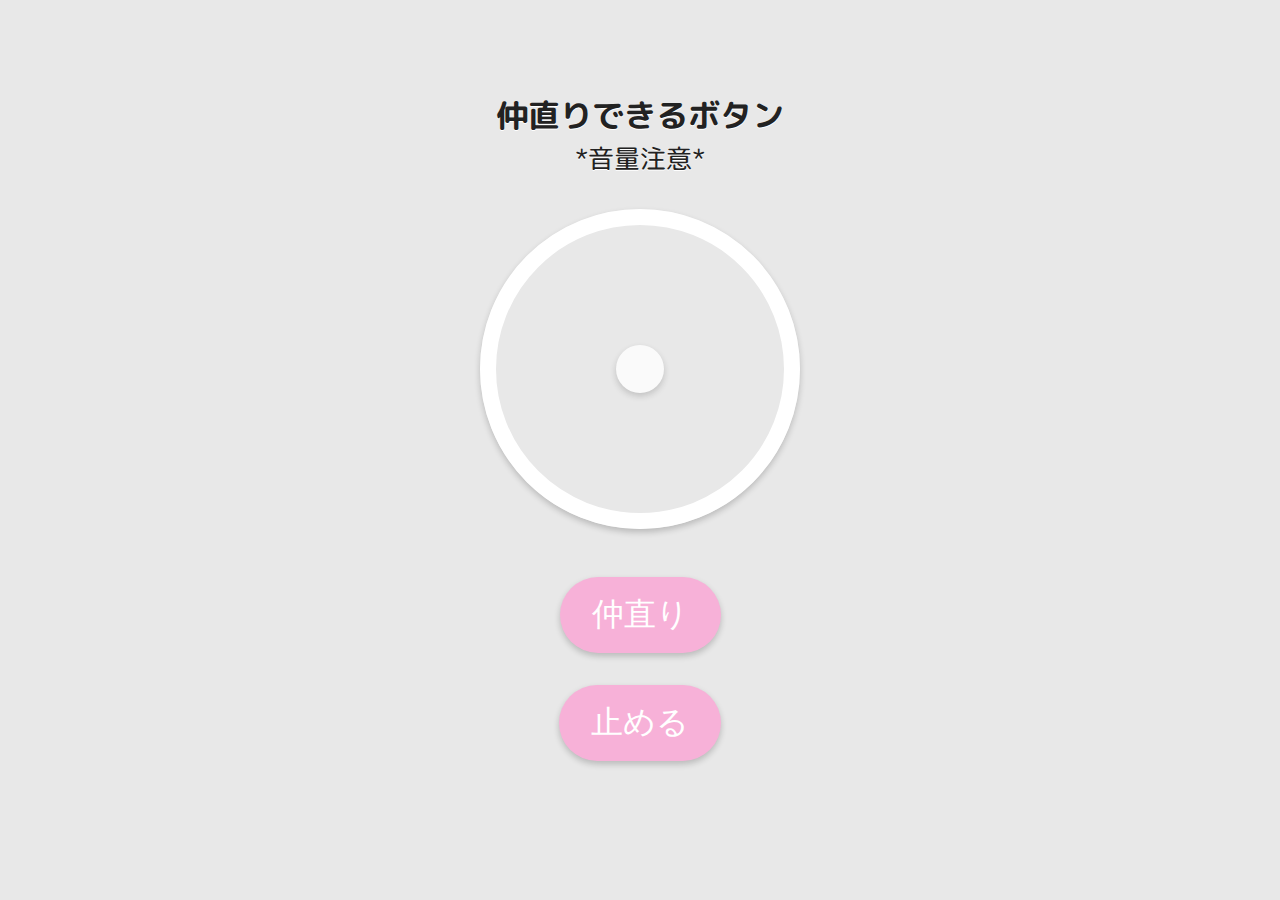
<file: audio/audio.html>
<!DOCTYPE html>
<html>
  <head>
    <meta charset="UTF-8">
    <meta name="viewport" content="width=device-width, initial-scale=1.0">
    <title>ケンカはやめて!</title>
    <link rel="stylesheet" href="./css/style.css">
  </head>
  <body>
    <div class="container">
      <div class="header">
        <!--<img src="./logo.png" alt="ももクロスタイル！">-->
        <h1>仲直りできるボタン</h1>
      </div>
      <div class="text-label">*音量注意*</div>
      <div class="image-area"></div>
      <div class="audio-controls">
        <button class="play-button">仲直り</button>
        <button class="stop-button">止める</button>
        <div class="audio-description"></div>
      </div>
    </div>
    <audio id="audio"></audio>
    <script src="./js/script.js"></script>
  </body>
</html>
</file>
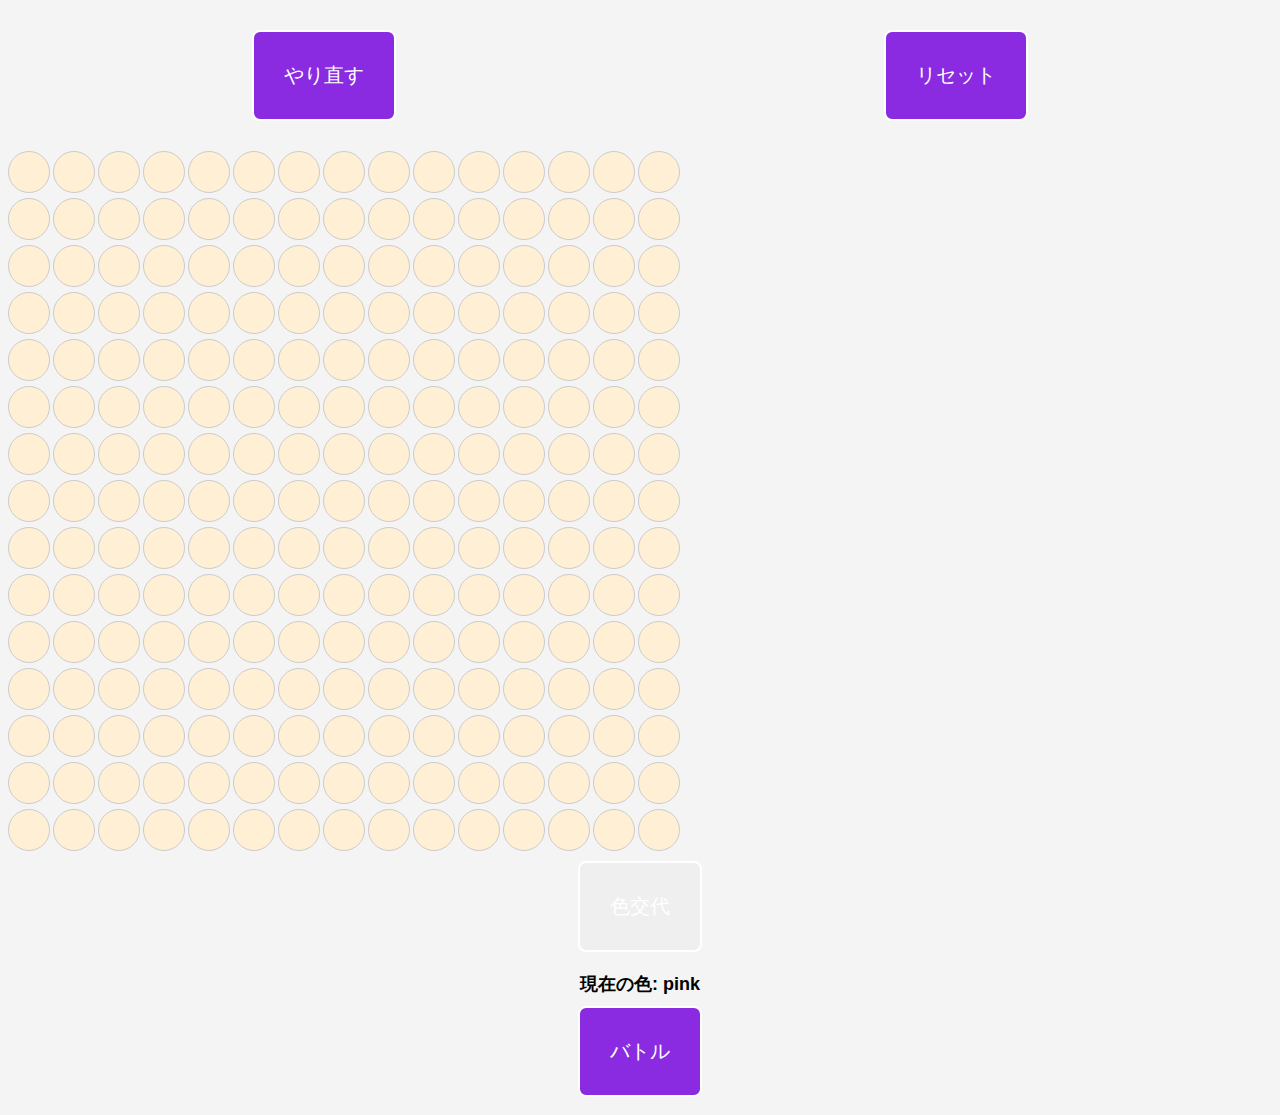
<file: gomoku/gomoku.html>
<!DOCTYPE html>
<html lang="ja">
<head>
  <meta charset="UTF-8">
  <meta name="viewport" content="width=device-width, initial-scale=1.0">
  <link rel="stylesheet" href="style.css">
  <title>確率五目並べ</title>
</head>
<body>

<div id="controls">
  <button id="undoButton" onclick="undoMove()">やり直す</button>
  <button id="resetButton" onclick="resetBoard()">リセット</button>
</div>

<div id="board"></div>

<div id="additionalControls">
  <div id="colorSwitchButtons">
    <button id="switchButton" onclick="switchTurn()">色交代</button>
    <div id="currentColor"></div>
  </div>
  <button id="observeButton" onclick="observe()">バトル</button>
</div>

<script src="script.js"></script>
</body>
</html>
</file>
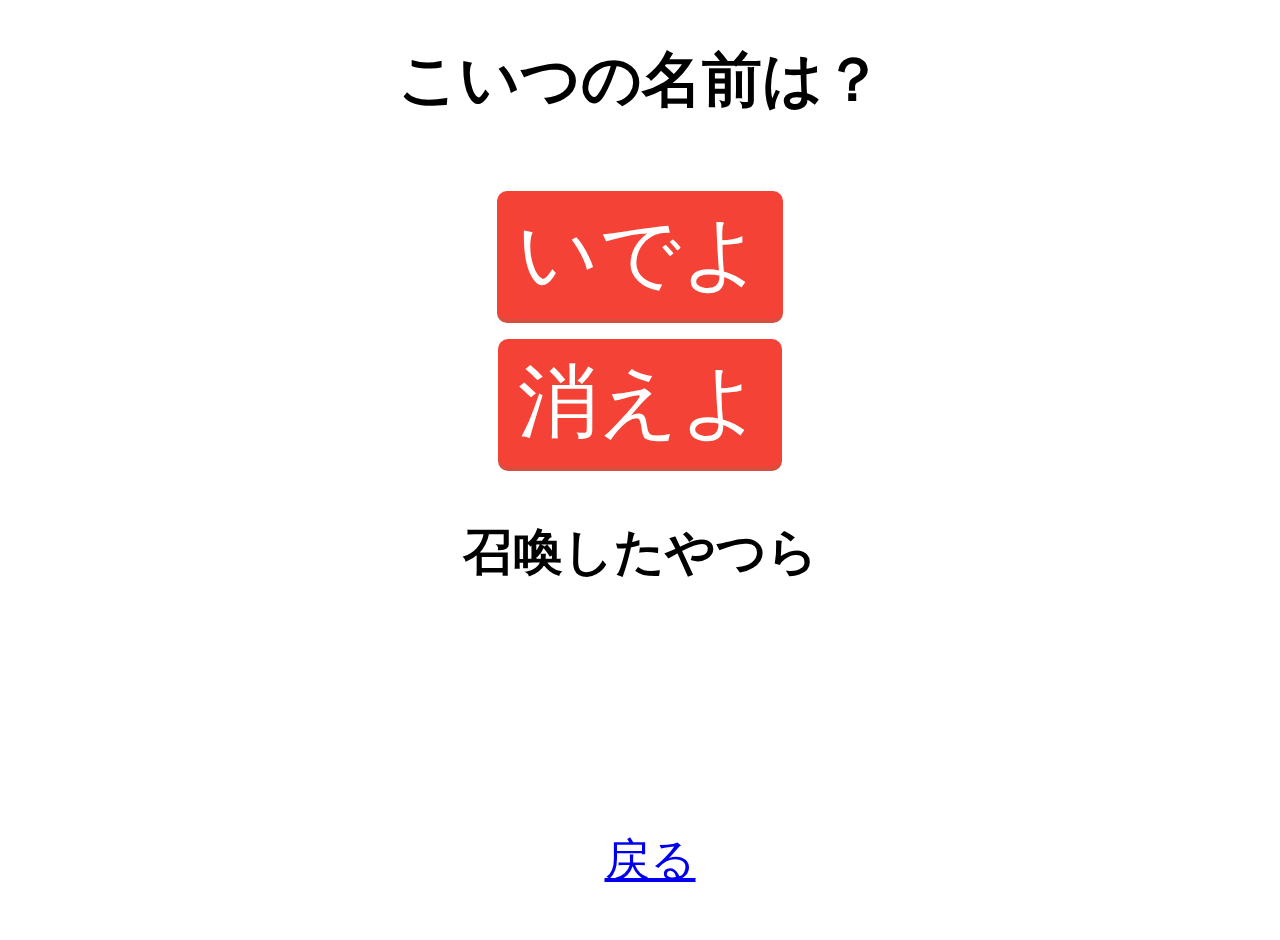
<file: monja/monja.html>
<!DOCTYPE html>
<html>
  <head>
    <meta charset="UTF-8">
    <title>nanjamonja</title>
    <link rel="stylesheet" href="./css/style.css">
  </head>
  <body>
    <div class="container">
      <h1>こいつの名前は？</h1>
      <div id="image-area"></div>
      <div id=bottons>
        <button id="display-button">いでよ</button>
        <button id="reset-button">消えよ</button>
      </div>
      <h2>召喚したやつら</h2>
      <div id="image-list">
      </div>
    </div>
    <footer>
        <a href="../index.html">戻る</a>
    </footer>
    <script src="./js/monja.js"></script>
  </body>
</html>
</file>
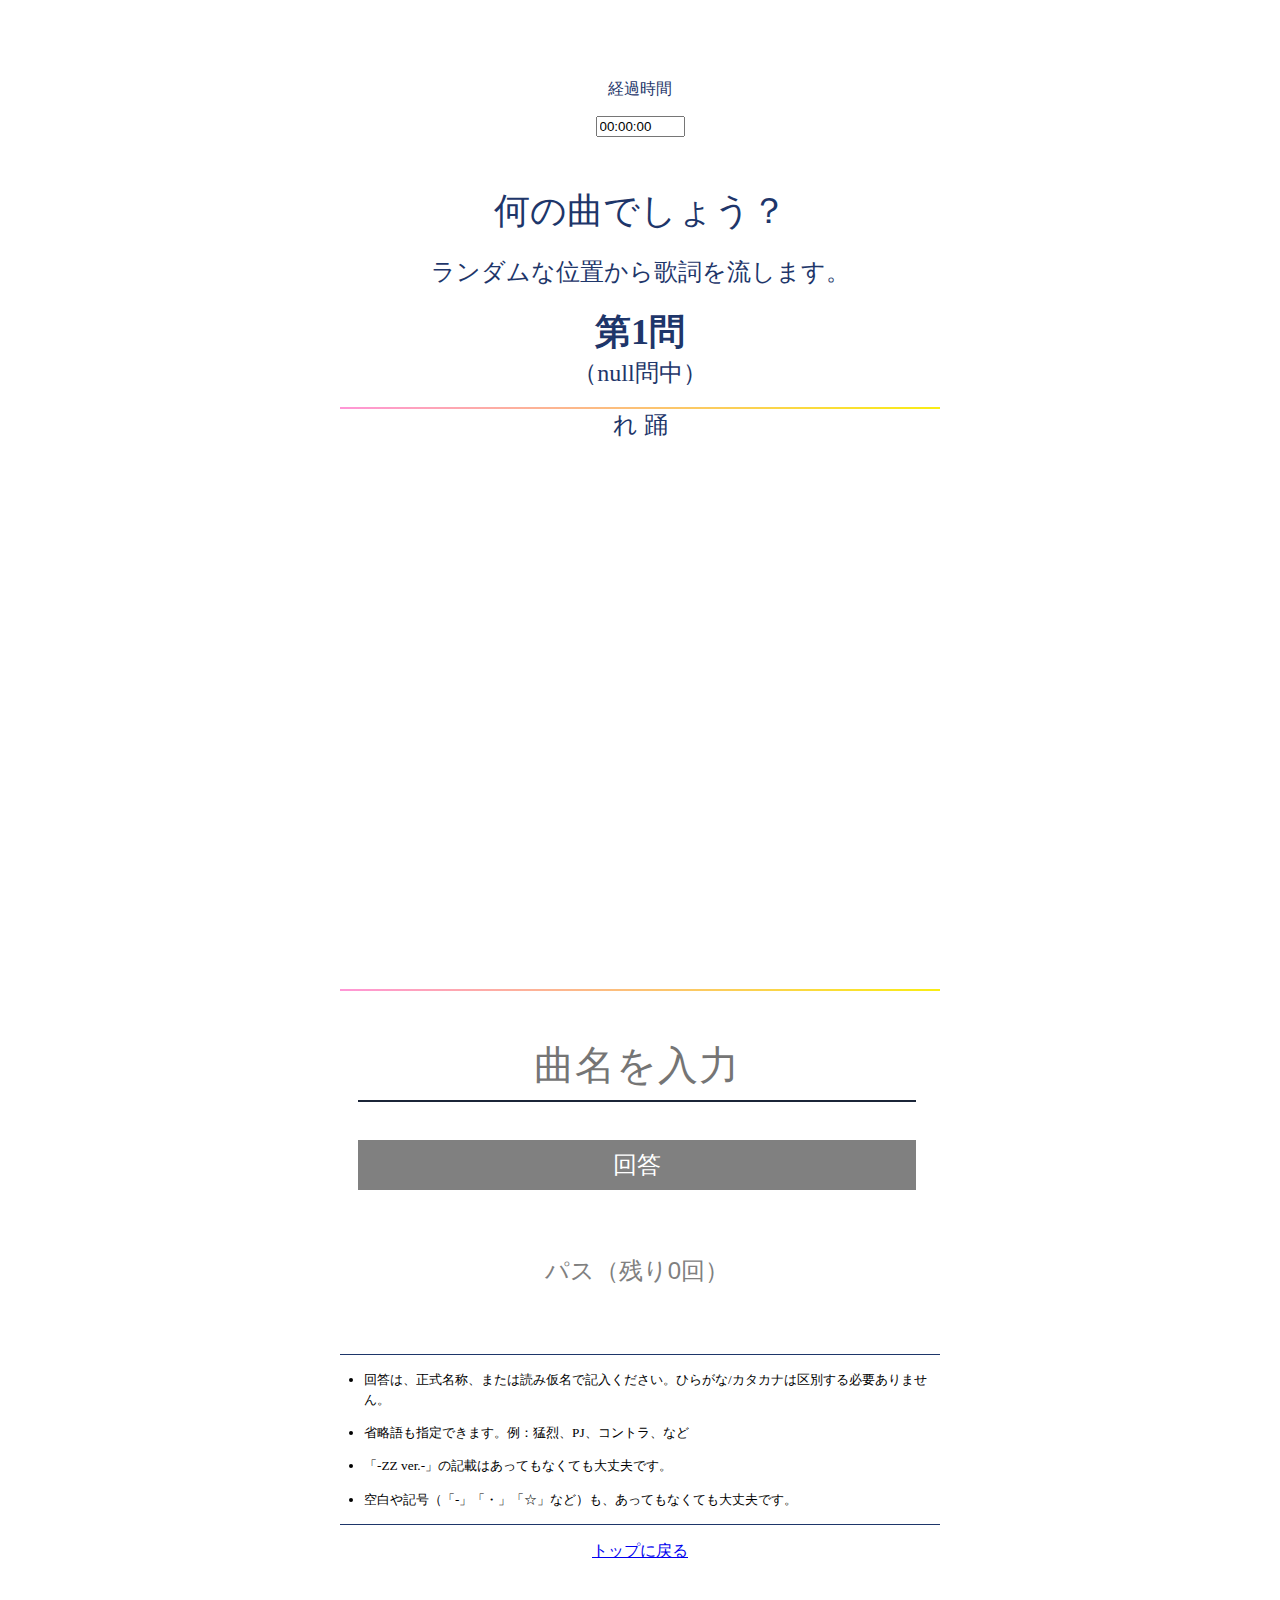
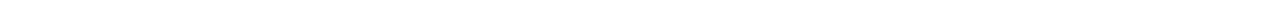
<file: quiz/main.html>
<!DOCTYPE html>
  <html lang= "ja">
  <head>

  　<meta charset="UTF-8">
  
  　<title>Quiz</title>
  　<link rel="stylesheet" type="text/css" href="./css/basic.css">
  <link rel="stylesheet" type="text/css" href="./css/main.css">
  </head>

  <body>
    <div class="p-quiz">
      <form action="#" name="form1" class="p-quiz-form">
        <p>経過時間</p>
        <input type="text" name="field1" size="8">
        </form>
    </div>
    
    <div class="p-quiz js-quiz-content"></div>
  
    <script src = "./js/main.js"></script>
  </body>
  
</html>
</file>
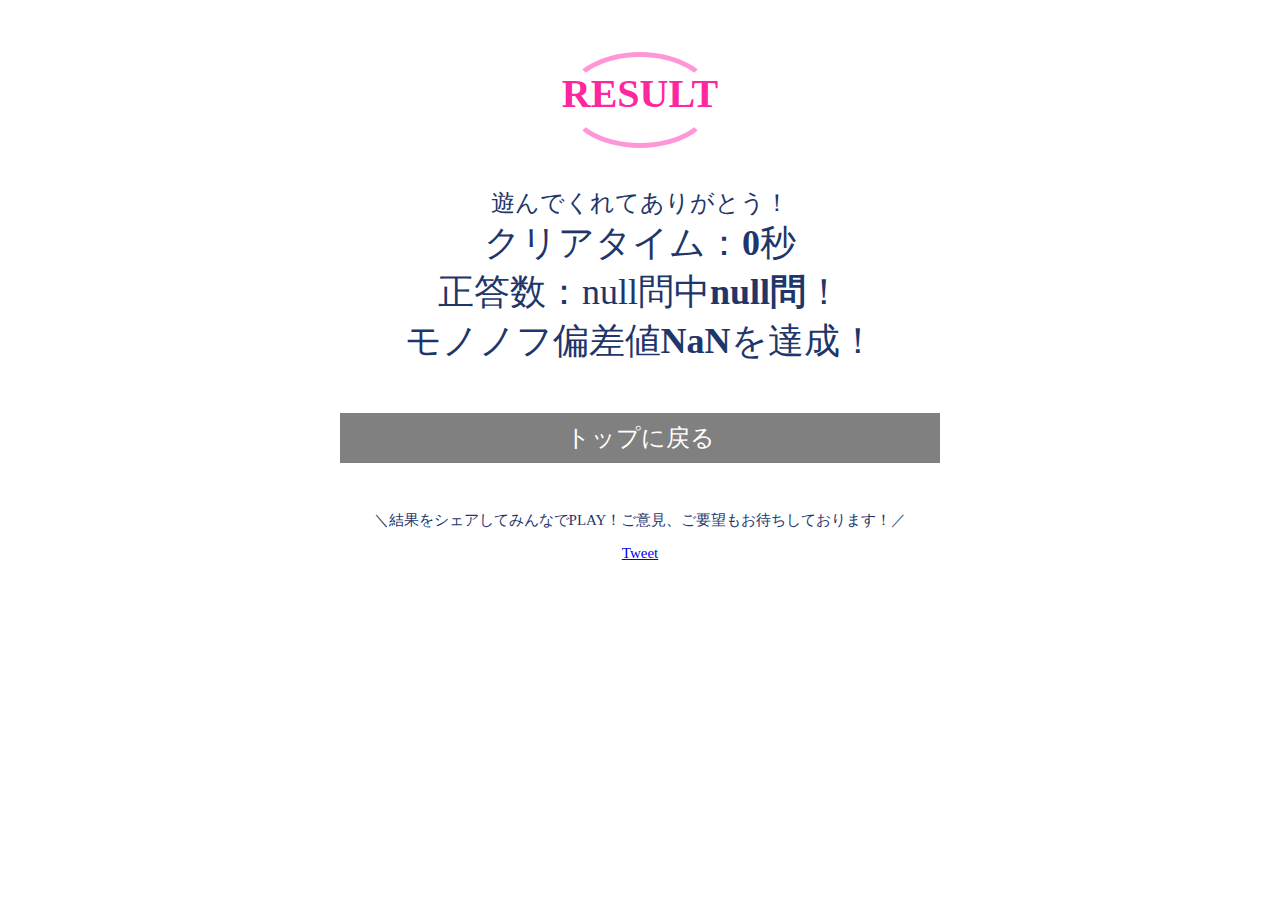
<file: quiz/result.html>
<!DOCTYPE html>
<html lang="ja">
<head>
  <!-- Global site tag (gtag.js) - Google Analytics -->
<script async src="https://www.googletagmanager.com/gtag/js?id=UA-222057052-1"></script>
<script>
  window.dataLayer = window.dataLayer || [];
  function gtag(){dataLayer.push(arguments);}
  gtag('js', new Date());

  gtag('config', 'UA-222057052-1');
</script>

  <meta charset="UTF-8">
  <title>Quiz</title>
  <link rel="stylesheet" type="text/css" href="./css/basic.css">
  <link rel="stylesheet" type="text/css" href="./css/result.css"> </head>
<body>
  <div class="p-quiz">
    <div id="gameTitle">RESULT</div>
    <div id="result">
      <div id="descriptionSub">遊んでくれてありがとう！
        <div></div>
        <div id="description">クリアタイム：<strong>%s0</strong>秒<br>正答数：%s1問中<strong>%s2問</strong>！<br>モノノフ偏差値<strong id="dev">%s3</strong>を達成！</div>
        <br>
      </div> <input type="button" value="トップに戻る" onClick="toTop()" class="c-btn"> </div>
      <br><br><br>
    <div id="tweet">
      <p>＼結果をシェアしてみんなでPLAY！ご意見、ご要望もお待ちしております！／</p> <a href="https://twitter.com/share?ref_src=twsrc%5Etfw" class="twitter-share-button" data-show-count="false" data-hashtags="ももクロ曲当て" data-text="#ももクロ曲当てクイズ %s1問中%s2問正解、クリアタイム%s0秒、偏差値%s3でした！皆もやってみてください！" data-size="large" data-url="https://takechos.github.io/games/quiz/top.html">Tweet</a>
      <!--
      <p>＼伝えたい言葉（ご意見・ご要望）がある方はこちら／</p> <a href="https://twitter.com/share?ref_src=twsrc%5Etfw" class="twitter-share-button" data-show-count="false" data-hashtags="ももクロ曲当て" data-text="@Zeeeee_t【ご意見・ご要望】" data-size="large" data-url="https://takechos.github.io/games/quiz/top.html">Tweet</a>
      -->
      <script async src="https://platform.twitter.com/widgets.js" charset="utf-8"></script>
    </div>
  </div>
  <script src="./js/result.js"></script>
</body>
</html>
</file>
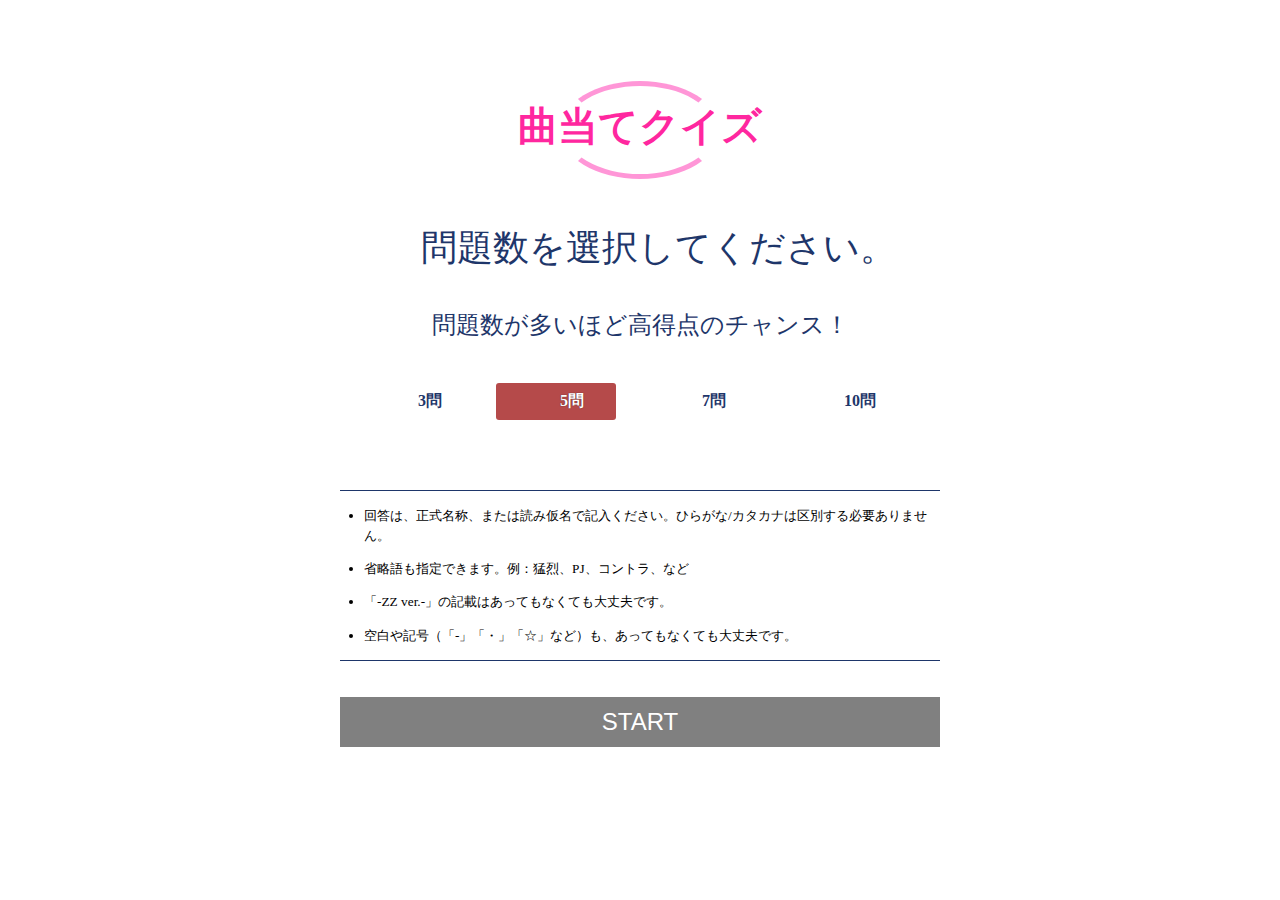
<file: quiz/top.html>
<!DOCTYPE html>
<html lang="ja">

<head>    　
    <!-- Global site tag (gtag.js) - Google Analytics -->
<script async src="https://www.googletagmanager.com/gtag/js?id=UA-222057052-1"></script>
<script>
  window.dataLayer = window.dataLayer || [];
  function gtag(){dataLayer.push(arguments);}
  gtag('js', new Date());

  gtag('config', 'UA-222057052-1');
</script>

    <meta charset="UTF-8">
    　<title>Quiz</title>
    　
    <link rel="stylesheet" type="text/css" href="./css/basic.css">
    <link rel="stylesheet" type="text/css" href="./css/top.css">
</head>

<body>
    <div class="p-quiz">
        <h1 id="gameTitle">曲当てクイズ</h1>
        <div class="p-quiz-body">
            <p id="description">　問題数を選択してください。</p>
            <p id="descriptionSub"></pid>問題数が多いほど高得点のチャンス！</p>
            <br>
            <form id="numRadio" name="param" action="#">
                <input id="item-1" class="radio-inline__input" type="radio" name="num" value="3"/>
                <label class="radio-inline__label" for="item-1">
                    　　3問　　
                </label>
                <input id="item-2" class="radio-inline__input" type="radio" name="num" value="5" checked="checked"/>
                <label class="radio-inline__label" for="item-2">
                    　　5問　　
                </label>
                <input id="item-3" class="radio-inline__input" type="radio" name="num" value="7"/>
                <label class="radio-inline__label" for="item-3">
                    　　7問　　
                </label>
                <input id="item-4" class="radio-inline__input" type="radio" name="num" value="10"/>
                <label class="radio-inline__label" for="item-4">
                    　　10問　　
                </label>
                <br>
                <br>
                <br>
                <br>
                <ul>
                    <li>回答は、正式名称、または読み仮名で記入ください。ひらがな/カタカナは区別する必要ありません。</li>
                    <li>省略語も指定できます。例：猛烈、PJ、コントラ、など</li>
                    <li>「-ZZ ver.-」の記載はあってもなくても大丈夫です。</li>
                    <li>空白や記号（「-」「・」「☆」など）も、あってもなくても大丈夫です。</li>
                </ul>
                <input type="button" value="START" onClick="transition()" class="c-btn">
            </form>
        </div>
    </div>

    <script src = "./js/top.js"></script>
</body>

</html>
</file>
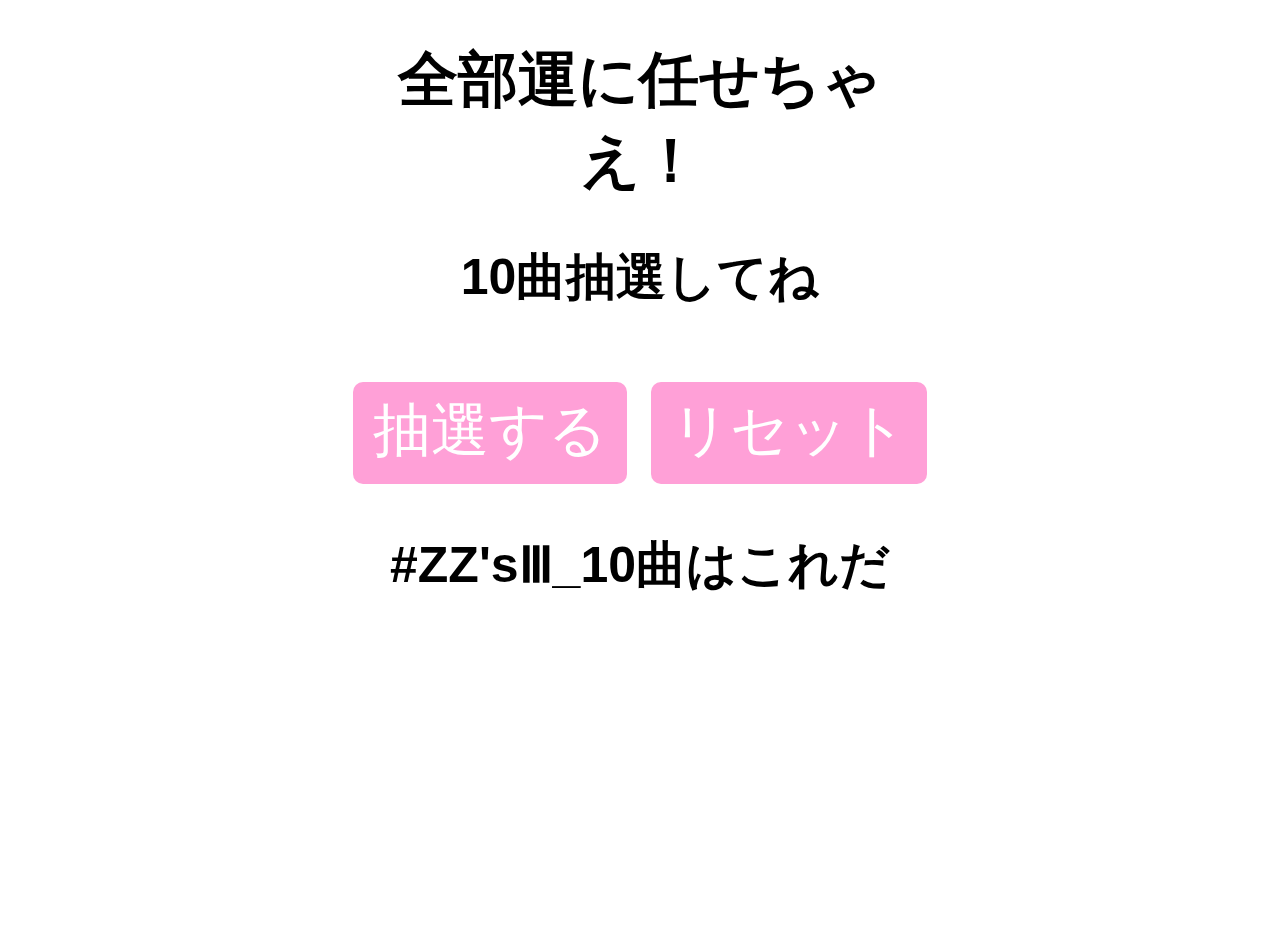
<file: songs/songs.html>
<!DOCTYPE html>
<html>
  <head>
    <meta charset="UTF-8">
    <title>Songs</title>
    <link rel="stylesheet" href="./css/style.css">
  </head>
  <body>
    <div class="container">
      <h1>全部運に任せちゃえ！</h1>
      <h2>10曲抽選してね</h2>
      <div id="image-area"></div>
      <div id=bottons>
        <button id="display-button">抽選する</button>
        <button id="reset-button">リセット</button>
      </div>
      <h2>#ZZ'sⅢ_10曲はこれだ</h2>
      <div id="image-list">
      </div>
    </div>
    <script src="./js/songs.js"></script>
  </body>
</html>
</file>
<file: audio/css/style.css>
@import url('https://fonts.googleapis.com/css2?family=M+PLUS+Rounded+1c&display=swap');

* {
    margin: 0;
    padding: 0;
    box-sizing: border-box;
  }
  
  .container {
    display: flex;
    flex-direction: column;
    align-items: center;
    justify-content: center;
    height: 100vh;
    background-color: #e8e8e8;
    font-family: 'M PLUS Rounded 1c', sans-serif;/*'Hiragino Kaku Gothic ProN', 'Meiryo', sans-serif;*/
    color: #222;
    text-shadow: 0 1px 0 #fff;
  }
  /*
  .header {
    display: flex;
    align-items: center;
    margin-bottom: 2rem;
  }
  
  .header img {
    width: 5rem;
    height: 5rem;
    margin-right: 1rem;
  }
  
  .header h1 {
    font-size: 3rem;
    font-weight: normal;
  }
  */
  .text-label {
    font-size: 1.6rem;
    margin-bottom: 2rem;
  }
  
  .image-area {
    height: 20rem;
    width: 20rem;
    margin-bottom: 2rem;
    background-position: center;
    background-repeat: no-repeat;
    background-size: contain;
    border: 1rem solid #fff;
    box-shadow: 0 0.2rem 0.4rem rgba(0, 0, 0, 0.2);
    border-radius: 50%;
    overflow: hidden;
    position: relative;
  }
  
  .image-area::before {
    content: '';
    display: block;
    position: absolute;
    top: 50%;
    left: 50%;
    transform: translate(-50%, -50%);
    width: 3rem;
    height: 3rem;
    background-color: #fff;
    border-radius: 50%;
    opacity: 0.8;
    box-shadow: 0 0.2rem 0.4rem rgba(0, 0, 0, 0.2);
  }
  
  .audio-controls {
    display: flex;
    flex-direction: column;
    align-items: center;
    justify-content: center;
  }
  
  .play-button, .stop-button {
    font-size: 2rem;
    margin: 1rem;
    padding: 1rem 2rem;
    background-color: #f7b1d8;
    color: #fff;
    border: none;
    border-radius: 3rem;
    box-shadow: 0 0.2rem 0.4rem rgba(0, 0, 0, 0.2);
    cursor: pointer;
    }
    
    .play-button:hover, .stop-button:hover {
    background-color: #fa6bac;
    }
    
    .play-button:focus, .stop-button:focus {
    outline: none;
    }
    
    .play-button:active, .stop-button:active {
    box-shadow: none;
    transform: translateY(0.2rem);
    }
    
    .audio-description {
    font-size: 2rem;
    text-align: center;
    margin-top: 2rem;
    }
    /*
    .playing::before {
    content: '';
    display: block;
    position: absolute;
    top: 0;
    left: 0;
    width: 100%;
    height: 100%;
    background-color: #fff;
    opacity: 0.5;
    }
    */
    .playing::after {
    content: '';
    display: block;
    position: absolute;
    top: 50%;
    left: 50%;
    transform: translate(-50%, -50%);
    font-size: 2rem;
    font-weight: bold;
    }
    /*
    .stopped::before {
    content: '';
    display: block;
    position: absolute;
    top: 0;
    left: 0;
    width: 100%;
    height: 100%;
    background-color: #000;
    opacity: 0.5;
    }
    */
    .stopped::after {
    content: '停止中';
    display: block;
    position: absolute;
    top: 50%;
    left: 50%;
    transform: translate(-50%, -50%);
    font-size: 2rem;
    font-weight: bold;
    color: #fff;
    }
</file>
<file: gomoku/style.css>
body {
  font-family: 'Arial', sans-serif;
  text-align: center;
  background-color: #f4f4f4;
}

#board {
  display: grid;
  grid-template-columns: repeat(15, 40px);
  gap: 5px;
  margin-top: 20px;
}

.cell {
  width: 40px;
  height: 40px;
  border: 1px solid #ccc;
  cursor: pointer;
  display: flex;
  align-items: center;
  justify-content: center;
  font-size: 18px;
  font-weight: bold;
  border-radius: 50%;
}

.empty { background-color: #ffefd5; color: #000; }
.white { background-color: #ff99cc; color: #000; }
.black { background-color: #1e90ff; color: #fff; }

#controls {
  margin-top: 20px;
  display: flex;
  justify-content: space-around;
  align-items: center;
}

button {
  margin: 10px;
  padding: 30px;
  font-size: 20px;
  cursor: pointer;
  border: 2px solid #fff;
  border-radius: 8px;
  color: #fff;
}

button:hover {
  opacity: 0.8;
}

#currentColor {
  font-size: 18px;
  font-weight: bold;
  color: #000;
  margin-top: 10px;
}

#undoButton, #resetButton, #observeButton {
  background-color: #8a2be2;
}

#observeButton {
  background-color: #8a2be2;
}
</file>
<file: monja/css/style.css>
body {
    font-family: Arial, sans-serif;
  }
  
  .container {
    max-width: 600px;
    margin: 0 auto;
  }
  
  h1,h2 {
    text-align: center;
  }

  h1{
    font-size: 60px;
  }

  h2{
    font-size: 50px;
  }
  
  #image-area {
    margin: 20px 0;
    text-align: center;
  }
  
  #image-list {
    margin-top: 40px;
  }
  
  #image-list ul {
    list-style-type: none;
    padding: 0;
    margin: 0;
  }
  
  #image-list li {
    display: inline-block;
    margin: 0 5px;
  }
  
  #image-list img {
    width: 100px;
    height: 150px;
}

/* 画像表示エリア */

html,
body {
  height: 100%;
  margin: 0;
}

#image-area {
  max-width: 100%;
  height: auto;
  display: flex;
  justify-content: center;
  align-items: center;
}
  #image-area img {
    max-height: 100%;
    max-width: 100%;
    width: 100%;
    /*position: absolute;*/
    top: 0;
    left: 0;
    right: 0;
    bottom: 0;
    margin: auto;
    animation-name: zoomIn;
    animation-duration: 0.5s;
  }
  @keyframes zoomIn {
    from {
      transform: scale(0);
    }
    to {
      transform: scale(1);
    }
  }
  
  /* ボタン */
  #bottons {
    text-align: center;text-align: center;
  }
  button {
    background-color: #f44336;
    color: white;
    font-size: 80px;
    border: none;
    border-radius: 10px;
    padding: 10px 20px;
    margin: 10px;
    cursor: pointer;
    box-shadow: 0 4px #d74d3e;
  }
  button:hover {
    background-color: #d74d3e;
    box-shadow: 0 2px #d74d3e;
  }
  
  /* 既に表示した画像一覧 */
  #image-list {
    margin: 20px 0;
    list-style: none;
    display: flex;
    flex-wrap: wrap;
    justify-content: center;
    align-items: center;
  }
  #image-list li {
    margin: 10px;
    animation-name: fadeIn;
    animation-duration: 0.5s;
  }
  @keyframes fadeIn {
    from {
      opacity: 0;
    }
    to {
      opacity: 1;
    }
  }

  footer {
    position: fixed;
    bottom: 0;
    left: 0;
    width: 100%;
    /*background-color: #333;*/
    color: #fff;
    padding: 10px;
    text-align: center;
    font-size: 45px;
  }
  /*
footer {
    position:absolute;
    bottom: 0;
    width: 100%;
}*/
</file>
<file: quiz/css/basic.css>
body{
    color: #1e366a;
}

.c-btn {
    -webkit-appearance: none;
    appearance: none;
    display: inline-flex;
    align-items: center;
    justify-content: center;
    width: 100%;
    height: 50px;
    padding: 0;
    margin-top: 20px;
    border: none;
    outline: none;
    color: white;
    font-size: 24px;
    text-decoration: none;
    background: gray;
    cursor: pointer;
}
.p-quiz {
    width: 600px;
    margin: 50px auto;
    text-align: center;
}
.p-quiz-ttl {
    margin: 0 0 20px;
    font-size: 24px;
    font-weight: normal;
}
.p-quiz-next {
    width: 300px;
    margin: auto;
}

.p-quiz-result {
    margin: 0 0 20px;
    font-size: 48px;
    font-weight: bold;
}
</file>
<file: quiz/css/main.css>
/*input form*/
.cp_iptxt {
	position: relative;
	width: 93%;
	margin: 40px 3%;
}
.cp_iptxt input[type='text'] {
	font: 40px sans-serif;
	box-sizing: border-box;
	width: 100%;
	padding: 0.3em;
	transition: 0.3s;
	letter-spacing: 1px;
	color: black;
	border: none;
	border-bottom: 2px solid #1b2538;
	background: transparent;

    text-align: center;
}
.ef input[type='text']:focus {
	border-bottom: 2px solid #da3c41;
	outline: none;
}

/*bullet point*/
ul, ol {
    color: black;
    border-top: solid #1e366a 1px;/*上のボーダー*/
    border-bottom: solid #1e366a 1px;/*下のボーダー*/
    padding: 0.5em 0 0.5em 1.5em;
}
  
  ul li, ol li {
    line-height: 1.5;
    padding: 0.5em 0;

    text-align: left;
    font-size: smaller;
}

  /*Fix question area*/
  #output_space{
    height: 580px;
    overflow: scroll;
    border-top:2px solid #9B25E6;
    border-bottom: 2px solid #EC5289;
    border-image:linear-gradient(to right, #FF96D7, #F9ED13);
    border-image-slice:1;   
    border: 2px 0 2px 0;
  }

  /*Fix answer area*/
  .p-quiz-answer{
    font-size: 48px;
    height: 785px;
    font-weight: bold;
  }

  /*font question area*/
  .p-quiz-contents{
    font-size: 24px;
  }


  /*result*/
  #correctA{
    font-size: 60px;
    color: magenta;
  }

  #incorrectA{
    font-size: 60px;
    color: darkblue;
  }


  /*title*/
#questionTitle{
  font-size: 36px;
}

#questionTitleSub{
  font-size: 24px;
}

#currentQNo{
  font-size: 36px;
  font-weight: bold;
}

#allQNo{
  font-size: 24px;
}
</file>
<file: quiz/css/result.css>
/*title*/
#gameTitle {
    position: relative;
    /*color: #158b2b;*/
    color: #FF279F;
    font-size: 40px;
    font-weight: bold;
    padding: 10px 0;
    text-align: center;
    margin: 1.5em 0;
  }
#gameTitle:before {
    content: "";
    position: absolute;
    top: -8px;
    left: 50%;
    width: 150px;
    height: 96px;
    border-radius: 50%;
    /*border: 5px solid #a6ddb0;*/
    border: 5px solid #FF96D7;
    border-left-color: transparent;
    border-right-color: transparent;
    -webkit-transform: translateX(-50%);
    transform: translateX(-50%);
}

/*description*/
#description{
    font-size: 36px;
}

#descriptionSub{
    font-size: 24px;
}


/*link*/
#tweet{
    font-size: 15px;
}

/*まずはお決まりのボックスサイズ算出をborer-boxに */
*,
*:before,
*:after {
  -webkit-box-sizing: inherit;
  box-sizing: inherit;
}

html {
  -webkit-box-sizing: border-box;
  box-sizing: border-box;
  font-size: 62.5%;/*rem算出をしやすくするために*/
}
</file>
<file: quiz/css/top.css>
/*radio*/
form {
    border: none;
    padding: 0;
    margin: 0;
    text-align: center;
  }
  
  .radio-inline__input {
      clip: rect(1px, 1px, 1px, 1px);
      position: absolute !important;
  }
  
  .radio-inline__label {
      display: inline-block;
      padding: 0.5rem 1rem;
      margin-right: 18px;
      border-radius: 3px;
      transition: all .2s;
      font-weight: bold;
  }
  
  .radio-inline__input:checked + .radio-inline__label {
      background: #B54A4A;
      color: #fff;
      text-shadow: 0 0 1px rgba(0,0,0,.7);
  }
  
  .radio-inline__input:focus + .radio-inline__label {
      outline-color: #4D90FE;
      outline-offset: -2px;
      outline-style: auto;
      outline-width: 5px;
  }

  /*start btn*/
  .c-btn {
    width: 25em;
}

.p-quiz-body{
    text-align: center;
    width: 100%;
}


/*description*/
#description{
    font-size: 36px;
}

#descriptionSub{
    font-size: 24px;
}

/*title*/
#gameTitle {
    position: relative;
    color: #FF279F;
    font-size: 40px;
    font-weight: bold;
    padding: 10px 0;
    text-align: center;
    margin: 1.5em 0;
  }
#gameTitle:before {
    content: "";
    position: absolute;
    top: -8px;
    left: 50%;
    width: 150px;
    height: 88px;
    border-radius: 50%;
    border: 5px solid #FF96D7;
    border-left-color: transparent;
    border-right-color: transparent;
    -webkit-transform: translateX(-50%);
    transform: translateX(-50%);
}

ul, ol {
    color: black;
    border-top: solid #1e366a 1px;/*上のボーダー*/
    border-bottom: solid #1e366a 1px;/*下のボーダー*/
    padding: 0.5em 0 0.5em 1.5em;
}
  
  ul li, ol li {
    line-height: 1.5;
    padding: 0.5em 0;

    text-align: left;
    font-size: smaller;
}
</file>
<file: songs/css/style.css>
body {
    font-family: Arial, sans-serif;
  }
  
  .container {
    max-width: 600px;
    margin: 0 auto;
  }
  
  h1,h2 {
    text-align: center;
  }

  h1{
    font-size: 60px;
  }

  h2{
    font-size: 50px;
  }
  
  #image-area {
    margin: 20px 0;
    text-align: center;
  }
  
  #image-list {
    margin-top: 40px;
  }
  
  #image-list ul {
    list-style-type: none;
    padding: 0;
    margin: 0;
  }
  
  #image-list li {
    display: inline-block;
    margin: 0 5px;
  }
  
  #image-list img {
    width: 150px;
    height: 150px;
}

/* 画像表示エリア */

html,
body {
  height: 100%;
  margin: 0;
}

#image-area {
  max-width: 100%;
  height: auto;
  display: flex;
  justify-content: center;
  align-items: center;
}
  #image-area img {
    max-height: 100%;
    max-width: 100%;
    width: 100%;
    /*position: absolute;*/
    top: 0;
    left: 0;
    right: 0;
    bottom: 0;
    margin: auto;
    animation-name: zoomIn;
    animation-duration: 0.5s;
  }
  @keyframes zoomIn {
    from {
      transform: scale(0);
    }
    to {
      transform: scale(1);
    }
  }
  
  /* ボタン */
  #bottons {
    text-align: center;text-align: center;
  }
  button {
    background-color: #ffa0d7;
    color: white;
    font-size: 58px;
    border: none;
    border-radius: 10px;
    padding: 10px 20px;
    margin: 10px;
    cursor: pointer;
    box-shadow: 0 4px #ffa0d7;
  }
  button:hover {
    background-color: #f72c9f;
    box-shadow: 0 2px #f72c9f;
  }
  
  /* 既に表示した画像一覧 */
  #image-list {
    margin: 20px 0;
    list-style: none;
    display: flex;
    flex-wrap: wrap;
    justify-content: center;
    align-items: center;
  }
  #image-list li {
    margin: 10px;
    animation-name: fadeIn;
    animation-duration: 0.5s;
  }
  @keyframes fadeIn {
    from {
      opacity: 0;
    }
    to {
      opacity: 1;
    }
  }
</file>
